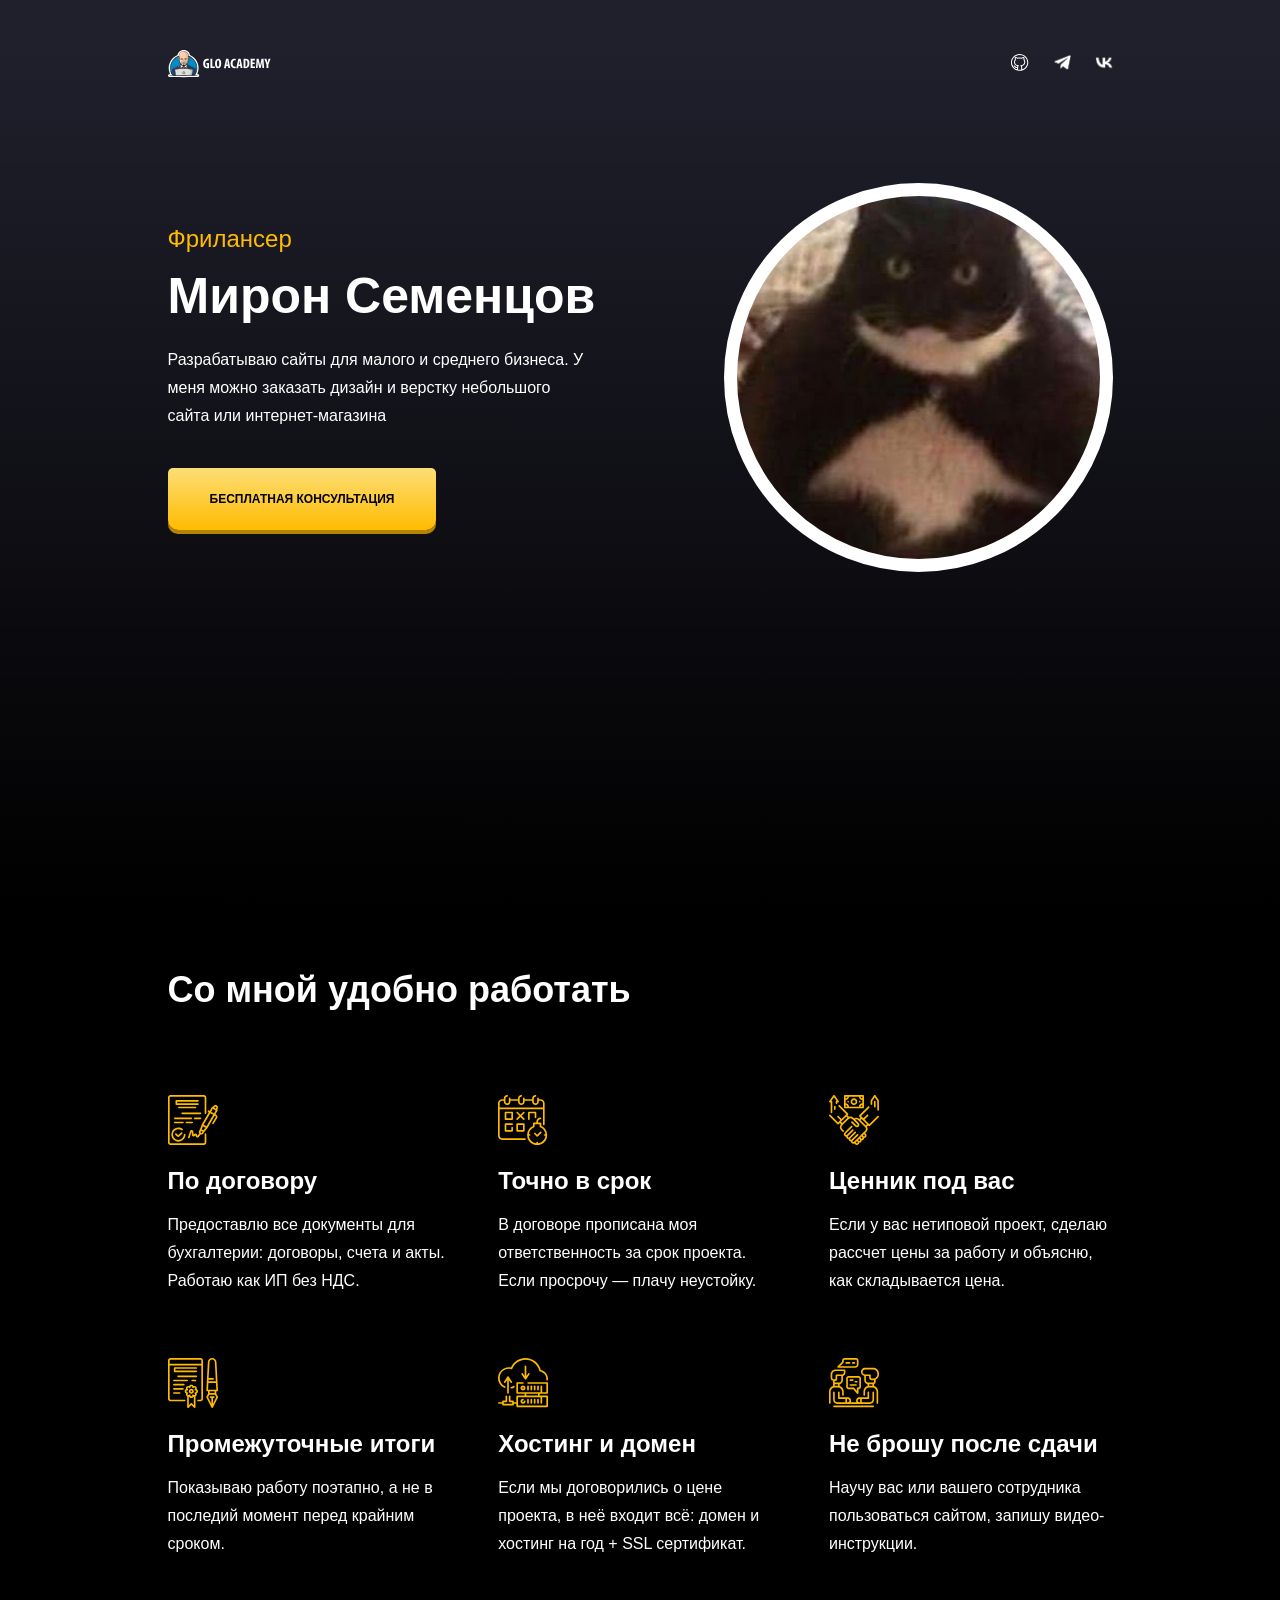
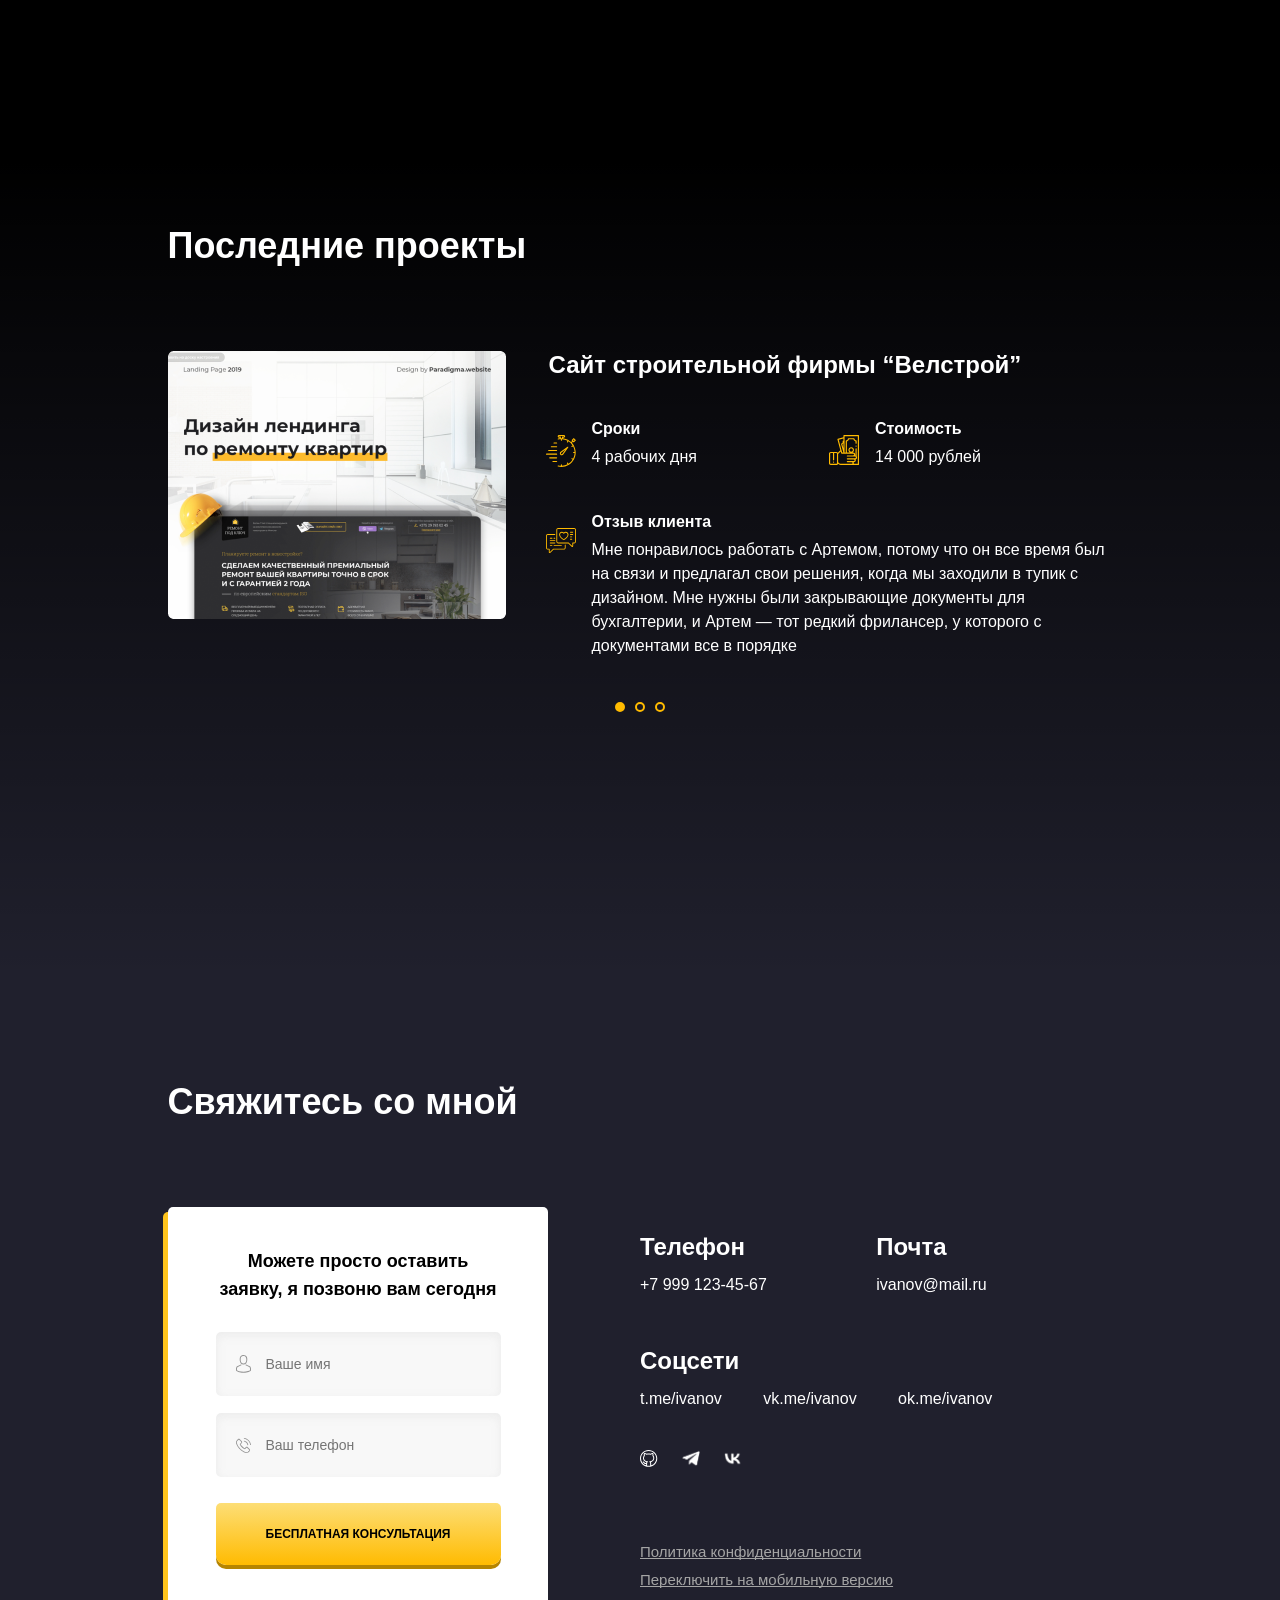
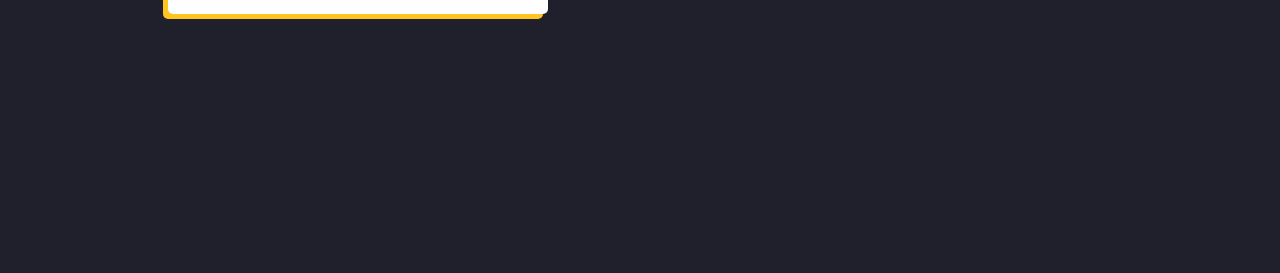
<file: index.html>
<!DOCTYPE html>
<html lang="ru">
<head>
  <meta charset="UTF-8">
  <meta name="viewport" content="width=device-width, initial-scale=1.0">
  <link rel="stylesheet" href="css/swiper.min.css">
  <link rel="stylesheet" href="https://cdn.jsdelivr.net/npm/animate.css@4.1.1/animate.min.css">
  <link rel="stylesheet" type="text/css" href="css/style.css">
  <title>Семенцов Мирон</title>
</head>
<body>
  <header class="hero">
    <div class="container">
      <div class="hero-header wow animate__fadeIn" style="animation-duration: 1s !important;" data-wow-delay="2s">
        <img src="images/logo.svg" alt="GloAcademy" class="logo">
        <div class="social-links">
          <a href="https://github.com/vaxpleer" class="social-link">
            <img src="images/socials/github.svg" alt="github"></a>
          <a href="https://t.me/Miron5443" class="social-link">
            <img src="images/socials/telegram.svg" alt="tg" width="17.272705078125" height="16.775959014892578"></a>
          <a href="https://vk.ru/id827769474" class="social-link">
            <img src="images/socials/vk.svg" alt="vk" width="17.272705078125" height="16.775959014892578"></a>
        </div>
        <!-- /.social-links -->
      </div>
      <!-- /.hero-header -->

      <div class="hero-content">
        <div class="hero-text">
          <span class="hero-subtitle wow animate__animated animate__fadeInRight " style="animation-duration: 1s !important;" data-wow-delay="0.2s">Фрилансер</span>
          <h1 class="hero-title wow animate__fadeInRight" style="animation-duration: 1s !important;" data-wow-delay="0.4s">Мирон Семенцов</h1>
          <p class="hero-description wow animate__fadeInRight" style="animation-duration: 1s !important;" data-wow-delay="0.6s">Разрабатываю сайты для малого и среднего бизнеса. У меня можно заказать дизайн и верстку небольшого сайта или
          интернет-магазина</p>
          <button class="button hero-button wow animate__fadeInRight" style="animation-duration: 1s !important;" data-wow-delay="0.8s">Бесплатная консультация</button>
        </div>
        <!-- /.hero-text -->
        <div class="hero-avatar wow animate__fadeInRight" style="animation-duration: 1s !important;" data-wow-delay="1.5s">

        </div>
        <!-- /.hero-avatar -->
      </div>
      <!-- /.hero-content -->

    </div>
    <!-- /.container -->
  </header>
  <main>
    <section class="features section">
      <div class="container">
        <h2 class="section-title wow animate__fadeInUp" style="animation-duration: 1s !important;" data-wow-delay="0.3s">Со мной удобно работать</h2>
        <div class="features-block">
          <div class="features-item wow animate__fadeInTopLeft" style="animation-duration: 1s !important;" data-wow-delay="0.5s">
            <img src="images/features/offer-img.svg" alt="По договору" class="features-image">
            <h3 class="features-title">По договору</h3>
            <p class="features-text">Предоставлю все документы для бухгалтерии: договоры, счета и акты. Работаю как ИП без НДС.</p>
          </div>
          <div class="features-item wow animate__fadeInDown" style="animation-duration: 1s !important;" data-wow-delay="0.5s">
            <img src="images/features/deadline-img.svg" alt="Точно в срок" class="features-image">
            <h3 class="features-title">Точно в срок</h3>
            <p class="features-text">В договоре прописана моя ответственность за срок проекта. Если просрочу — плачу неустойку.</p>
          </div>
          <div class="features-item wow animate__fadeInTopRight" style="animation-duration: 1s !important;" data-wow-delay="0.5s">
            <img src="images/features/agreement-img.svg" alt="Ценник под вас" class="features-image">
            <h3 class="features-title">Ценник под вас</h3>
            <p class="features-text">Если у вас нетиповой проект, сделаю рассчет цены за работу и объясню, как складывается цена.</p>
          </div>
          <div class="features-item wow animate__fadeInBottomLeft" style="animation-duration: 1s !important;" data-wow-delay="0.5s">
            <img src="images/features/steps-img.svg" alt="Промежуточные итоги" class="features-image">
            <h3 class="features-title">Промежуточные итоги</h3>
            <p class="features-text">Показываю работу поэтапно, а не в последий момент перед крайним сроком.</p>
          </div>
          <div class="features-item wow animate__fadeInUp" style="animation-duration: 1s !important;" data-wow-delay="0.5s">
            <img src="images/features/storage-img.svg" alt="Хостинг и домен " class="features-image">
            <h3 class="features-title">Хостинг и домен</h3>
            <p class="features-text">Если мы договорились о цене проекта, в неё входит всё: домен и хостинг на год + SSL сертификат.</p>
          </div>
          <div class="features-item wow animate__fadeInBottomRight" style="animation-duration: 1s !important;" data-wow-delay="0.5s">
            <img src="images/features/conversation-img.svg" alt="Не брошу после сдачи" class="features-image">
            <h3 class="features-title">Не брошу после сдачи</h3>
            <p class="features-text">Научу вас или вашего сотрудника пользоваться сайтом, запишу видео-инструкции.</p>
          </div>
        </div>
        <!-- /.features-block -->
      </div>
      <!-- /.container -->
    </section>
    <!-- /.features -->
     <section class="section projects">
      <div class="container">
        <h2 class="section-title wow animate__fadeIn" style="animation-duration: 1s !important;" data-wow-delay="0.3s">Последние проекты</h2>

        <div class="swiper projects-slider">
          <!-- Additional required wrapper -->
          <div class="swiper-wrapper">
            <!-- Slides -->
            <div class="swiper-slide projects-slide">
              <img src="images/project-img.png" alt="Сайт строительной фирмы “Велстрой”" class="project-image wow animate__fadeInUp" style="animation-duration: 1s !important;" data-wow-delay="0.3s">

              <div class="project-text">
                <h3 class="project-title wow animate__fadeInDown" style="animation-duration: 1s !important;" data-wow-delay="0.3s">Сайт строительной фирмы “Велстрой”</h3>
                <div class="project-time wow animate__flipInX" style="animation-duration: 1s !important;" data-wow-delay="0.5s">
                  <img src="images/time-icon.svg" alt="Срок" class="project-icon">
                  <div class="project-description">
                    <h4 class="project-subtitle">Сроки</h4>
                    <p class="project-paragraph">4 рабочих дня</p>
                  </div>
                </div>
                <!-- /.project-time -->
                <div class="project-cost wow animate__flipInX" style="animation-duration: 1s !important;" data-wow-delay="0.7s">
                  <img src="images/cost-icon.svg" alt="Стоимость" class="project-icon">
                  <div class="project-description">
                    <h4 class="project-subtitle">Стоимость</h4>
                    <p class="project-paragraph">14 000 рублей</p>
                  </div>
                </div>
                <!-- /.project-cost -->
                <div class="project-feedback wow animate__flipInX" style="animation-duration: 1s !important;" data-wow-delay="0.9s">
                  <img src="images/feedback-icon.svg" alt="Отзыв клиента" class="project-icon">
                  <div class="project-description">
                    <h4 class="project-subtitle">Отзыв клиента</h4>
                    <p class="project-paragraph">Мне понравилось работать с Артемом, потому что он все время был на связи и предлагал свои решения, когда мы заходили в
                    тупик с дизайном. Мне нужны были закрывающие документы для бухгалтерии, и Артем — тот редкий фрилансер, у которого с
                    документами все в порядке</p>
                  </div>
                </div>
                <!-- /.project-feedback -->
              </div>
              <!-- /.project-text --></div>
            <div class="swiper-slide projects-slide">
              <img src="images/cot.jpg" alt="Сайт фирмы" class="project-image wow animate__fadeInUp" style="animation-duration: 1s !important;" data-wow-delay="0.3s" width="338" height="268">

              <div class="project-text">
                <h3 class="project-title wow animate__fadeInDown" style="animation-duration: 1s !important;" data-wow-delay="0.3s">Сайт строительной фирмы “Велстрой”</h3>
                <div class="project-time wow animate__flipInX" style="animation-duration: 1s !important;" data-wow-delay="0.5s">
                  <img src="images/time-icon.svg" alt="Срок" class="project-icon">
                  <div class="project-description">
                    <h4 class="project-subtitle">Сроки</h4>
                    <p class="project-paragraph">4 рабочих дня</p>
                  </div>
                </div>
                <!-- /.project-time -->
                <div class="project-cost wow animate__flipInX" style="animation-duration: 1s !important;" data-wow-delay="0.7s">
                  <img src="images/cost-icon.svg" alt="Стоимость" class="project-icon">
                  <div class="project-description">
                    <h4 class="project-subtitle">Стоимость</h4>
                    <p class="project-paragraph">14 000 рублей</p>
                  </div>
                </div>
                <!-- /.project-cost -->
                <div class="project-feedback wow animate__flipInX" style="animation-duration: 1s !important;" data-wow-delay="0.9s">
                  <img src="images/feedback-icon.svg" alt="Отзыв клиента" class="project-icon">
                  <div class="project-description">
                    <h4 class="project-subtitle">Отзыв клиента</h4>
                    <p class="project-paragraph">Мне понравилось работать с Артемом, потому что он все время был на связи и предлагал свои решения, когда мы заходили в
                    тупик с дизайном. Мне нужны были закрывающие документы для бухгалтерии, и Артем — тот редкий фрилансер, у которого с
                    документами все в порядке</p>
                  </div>
                </div>
                <!-- /.project-feedback -->
              </div>
              <!-- /.project-text --></div>
            <div class="swiper-slide projects-slide">
              <img src="images/avatar.png" alt="Сайт фирмы “Велстрой”" class="project-image wow animate__fadeInUp" style="animation-duration: 1s !important;" data-wow-delay="0.3s" width="338" height="268">

              <div class="project-text">
                <h3 class="project-title wow animate__fadeInDown" style="animation-duration: 1s !important;" data-wow-delay="0.3s">Сайт строительной фирмы “Велстрой”</h3>
                <div class="project-time wow animate__flipInX" style="animation-duration: 1s !important;" data-wow-delay="0.5s">
                  <img src="images/time-icon.svg" alt="Срок" class="project-icon">
                  <div class="project-description">
                    <h4 class="project-subtitle">Сроки</h4>
                    <p class="project-paragraph">4 рабочих дня</p>
                  </div>
                </div>
                <!-- /.project-time -->
                <div class="project-cost wow animate__flipInX" style="animation-duration: 1s !important;" data-wow-delay="0.7s">
                  <img src="images/cost-icon.svg" alt="Стоимость" class="project-icon">
                  <div class="project-description">
                    <h4 class="project-subtitle">Стоимость</h4>
                    <p class="project-paragraph">14 000 рублей</p>
                  </div>
                </div>
                <!-- /.project-cost -->
                <div class="project-feedback wow animate__flipInX" style="animation-duration: 1s !important;" data-wow-delay="0.9s">
                  <img src="images/feedback-icon.svg" alt="Отзыв клиента" class="project-icon">
                  <div class="project-description">
                    <h4 class="project-subtitle">Отзыв клиента</h4>
                    <p class="project-paragraph">Мне понравилось работать с Артемом, потому что он все время был на связи и предлагал свои решения, когда мы заходили в
                    тупик с дизайном. Мне нужны были закрывающие документы для бухгалтерии, и Артем — тот редкий фрилансер, у которого с
                    документами все в порядке</p>
                  </div>
                </div>
                <!-- /.project-feedback -->
              </div>
              <!-- /.project-text --></div>
            ...
          </div>
          <!-- If we need pagination -->
          <div class="projects-pagination"></div>
        
        
        </div>
      </div>
     </section>
  </main>

  <footer class="contacts section">
    <div class="container">
      <h2 class="section-title wow animate__fadeInDown" style="animation-duration: 1s !important;" data-wow-delay="0.3s">Свяжитесь со мной</h2>
      <div class="contacts-block">
        <form action="#" class="contacts-form wow animate__fadeInRight" style="animation-duration: 1s !important;" data-wow-delay="0.5s">
          <h4 class="form-title wow animate__fadeInRight" style="animation-duration: 1s !important;" data-wow-delay="1.2s">Можете просто оставить заявку, я позвоню вам сегодня</h4>
          <input type="text" class="input input-name wow animate__fadeInRight" style="animation-duration: 1s !important;" data-wow-delay="1.0s" placeholder="Ваше имя">
          <input type="text" class="input input-phone wow animate__fadeInRight" style="animation-duration: 1s !important;" data-wow-delay="1.4s" placeholder="Ваш телефон">
          <button class="button form-button wow animate__fadeInRight" style="animation-duration: 1s !important;" data-wow-delay="1.6s">Бесплатная консультация</button>
        </form>

        <div class="contacts-text">
          <div class="contacts-data">
            <div class="contacts-phone wow animate__flipInX" style="animation-duration: 1s !important;" data-wow-delay="2.0s">
              <h4 class="contacts-title">Телефон</h4>
              <a href="tel:+79991234567" class="contacts-link">+7 999 123-45-67</a>
            </div>
            <!-- /.contacts-phone -->
            <div class="contacts-mail wow animate__flipInX" style="animation-duration: 1s !important;" data-wow-delay="2.3s">
              <h4 class="contacts-title">Почта</h4>
              <a href="mailto:ivanov@mail.ru" class="contacts-link">ivanov@mail.ru</a>
            </div>
            <!-- /.contacts-mail -->
            <div class="contacts-social wow animate__flipInX" style="animation-duration: 1s !important;" data-wow-delay="2.6s">
              <h4 class="contacts-title">Соцсети</h4>
              <a href="#" class="contacts-link">t.me/ivanov</a>
              <a href="#" class="contacts-link">vk.me/ivanov</a>
              <a href="#" class="contacts-link aoaoa">ok.me/ivanov</a>
            </div>
            <!-- /.contacts-social -->
          </div>
          <!-- /.contacts-data -->
          <div class="social-links wow animate__fadeInRight" style="animation-duration: 1s !important;" data-wow-delay="3s">
            <a href="https://github.com/vaxpleer" class="social-link">
              <img src="images/socials/github.svg" alt="github"></a>
            <a href="https://t.me/Miron5443" class="social-link">
              <img src="images/socials/telegram.svg" alt="tg" width="17.272705078125" height="16.775959014892578"></a>
            <a href="https://vk.ru/id827769474" class="social-link">
              <img src="images/socials/vk.svg" alt="vk" width="17.272705078125" height="16.775959014892578"></a>
          </div>
          <!-- /.social-links -->
          <a href="#" class="contacts-policy wow animate__fadeIn" style="animation-duration: 1s !important;" data-wow-delay="3.5s">Политика конфиденциальности</a><br>
          <a href="mobile-version/mobile.html" class="contacts-policy mobile-version wow animate__fadeIn" style="animation-duration: 1s !important;" data-wow-delay="3.5s">Переключить на мобильную версию</a>
        </div>
        <!-- /.contacts-text -->
      </div>
      <!-- /.contacts-block -->
    </div>
  </footer>

  <script src="https://cdnjs.cloudflare.com/ajax/libs/wow/1.1.2/wow.min.js"></script>
  <script src="js/swiper.min.js"></script>
  <script src="js/script.js"></script>
  
</body>
</html>
</file>
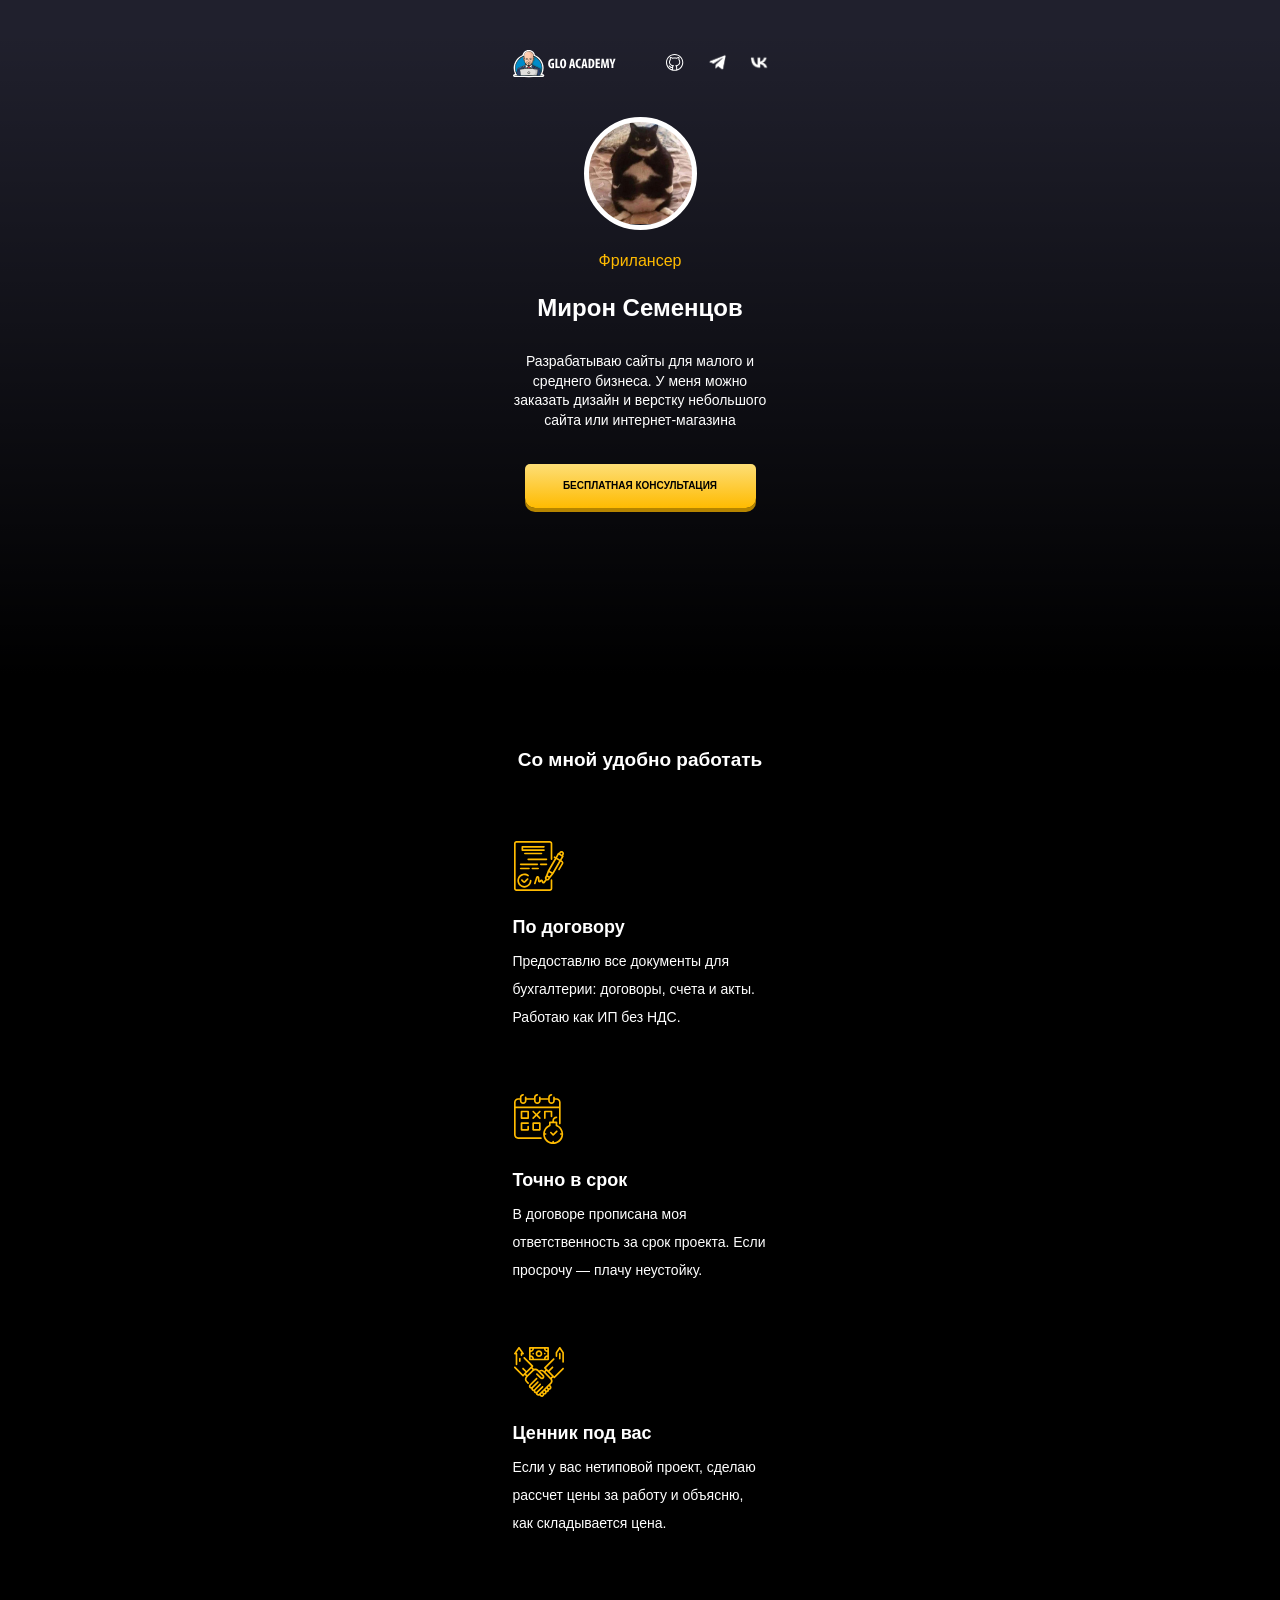
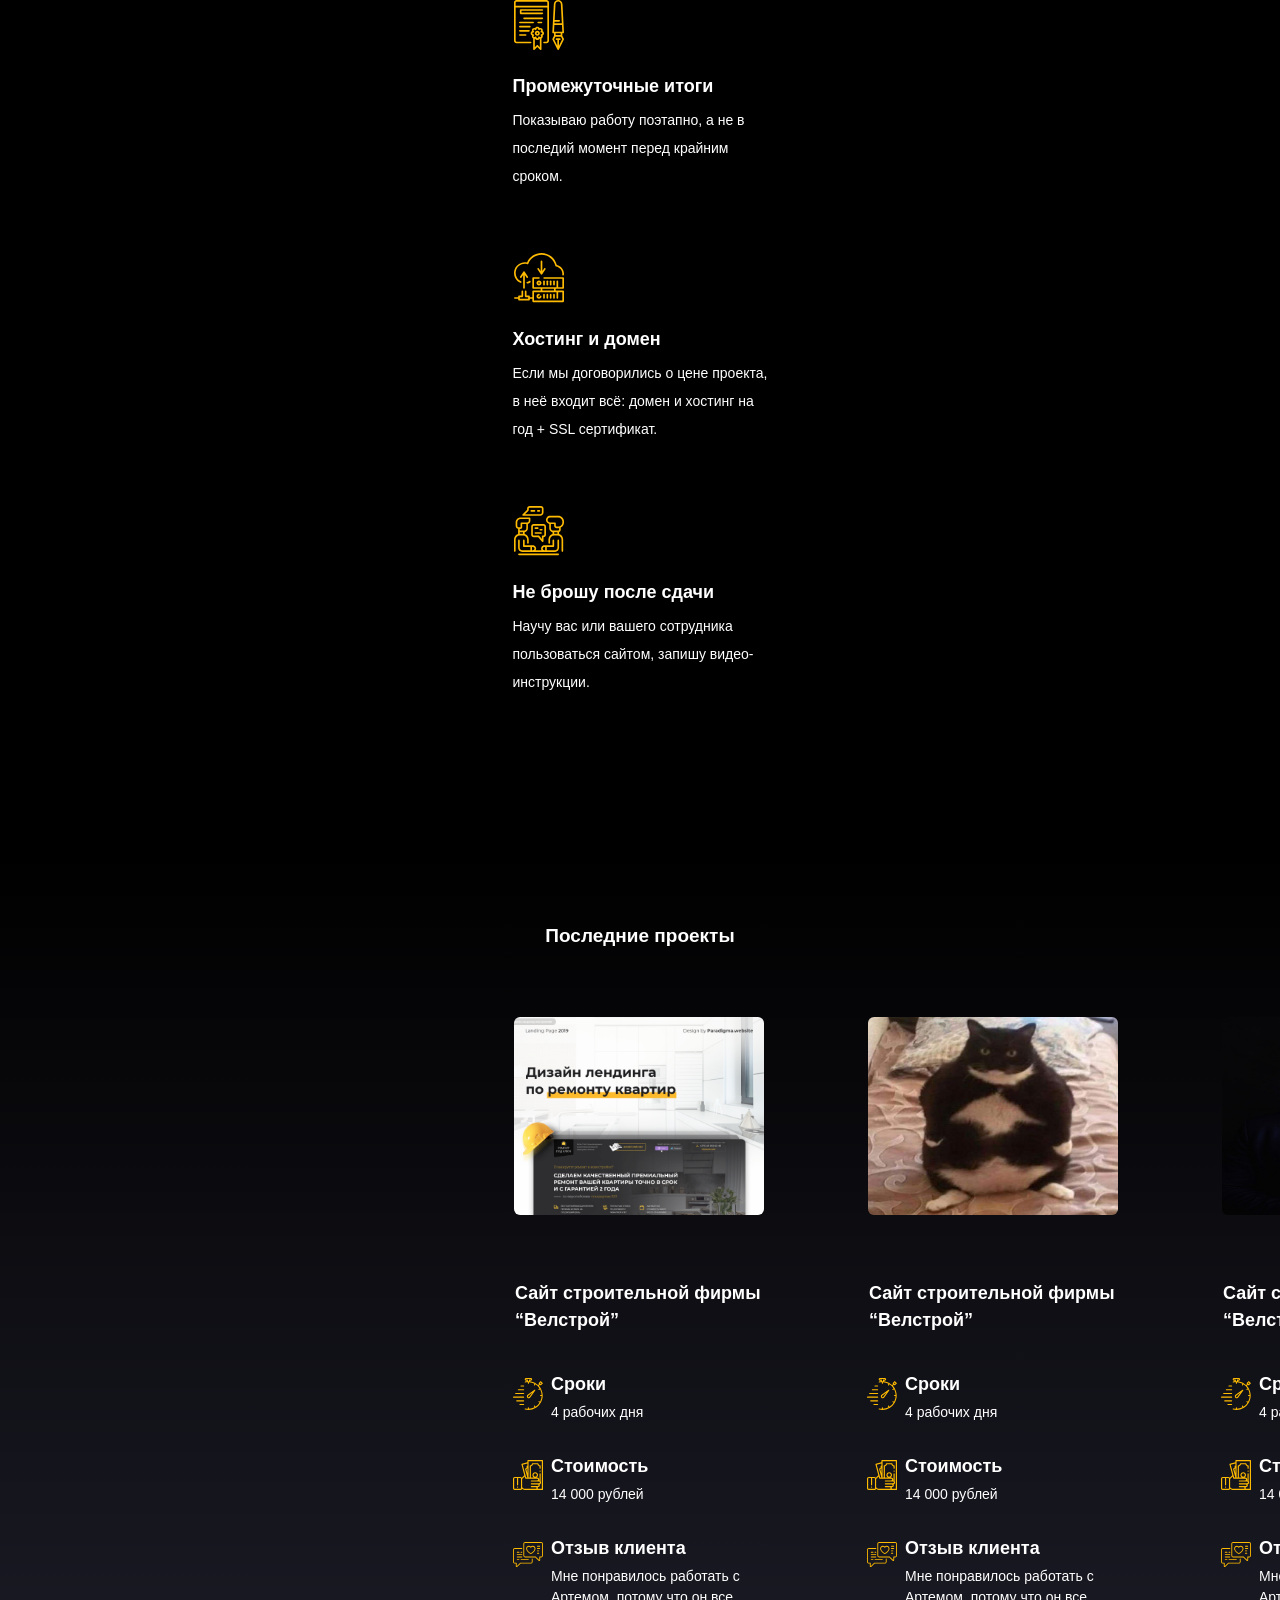
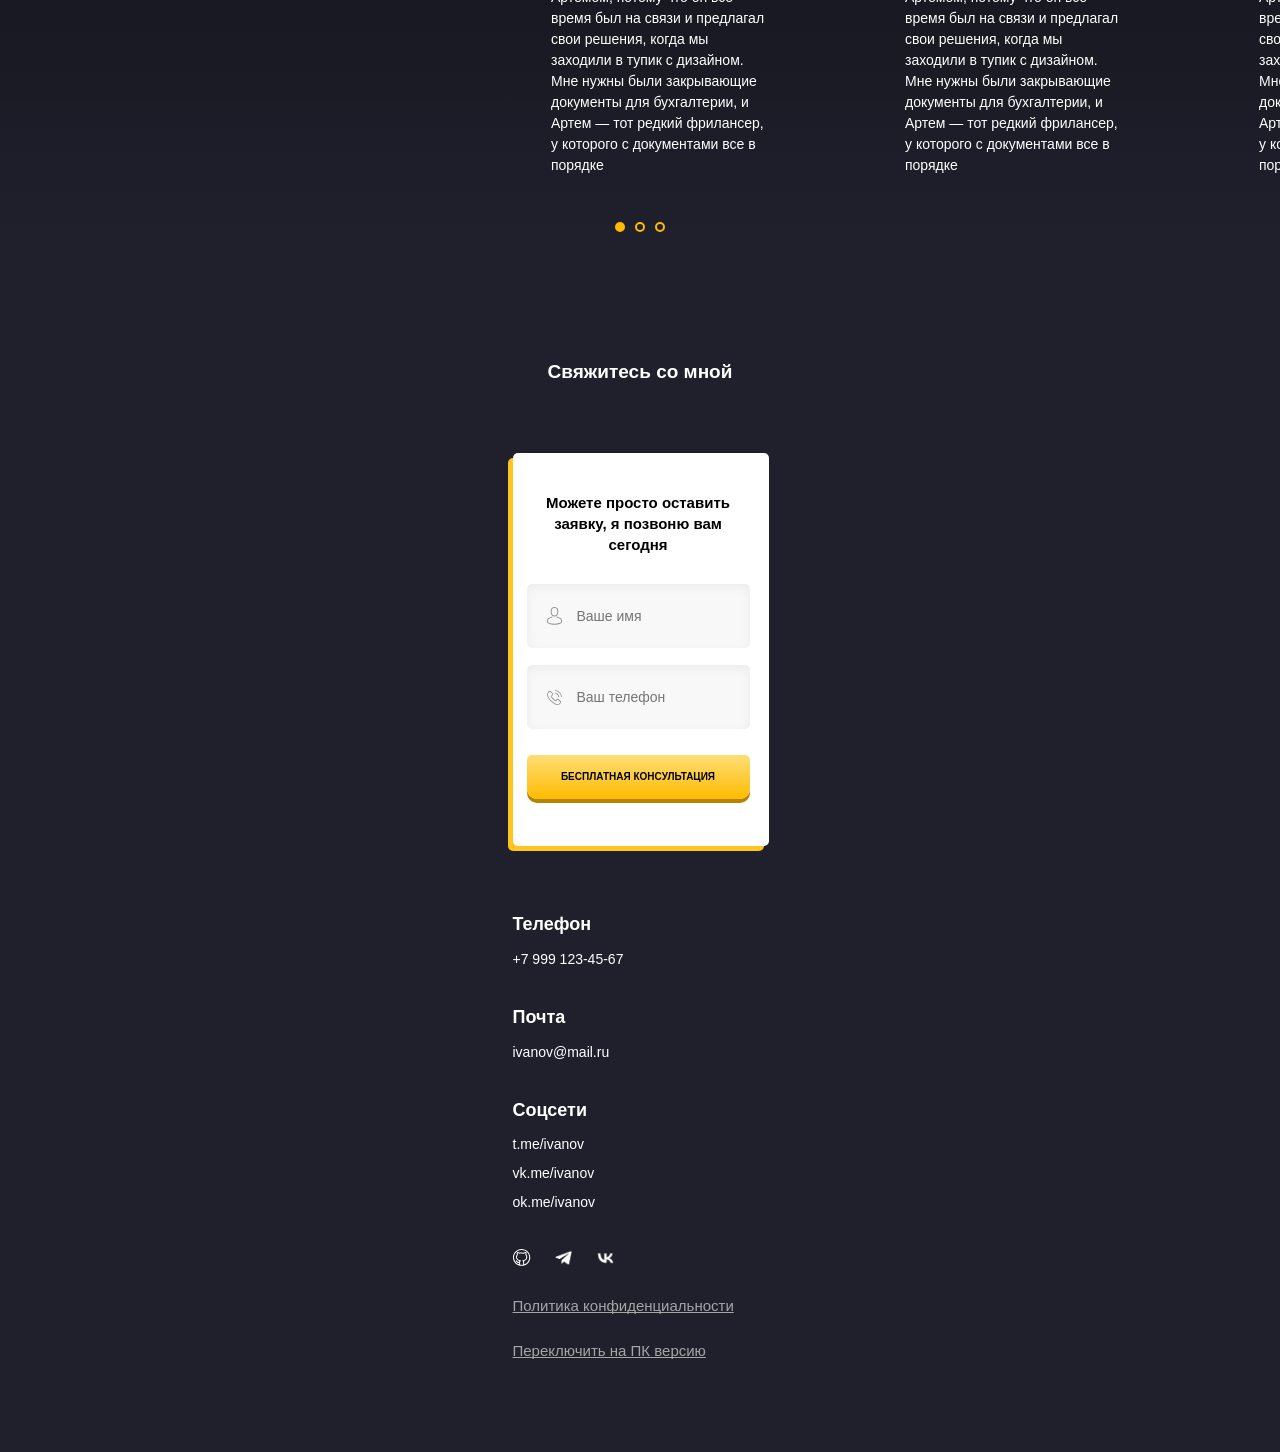
<file: mobile.html>
<!DOCTYPE html>
<html lang="ru">

<head>
  <meta charset="UTF-8">
  <meta name="viewport" content="width=device-width, initial-scale=1.0">
  <link rel="stylesheet" href="css/swiper.min.css">
  <link rel="stylesheet" href="https://cdn.jsdelivr.net/npm/animate.css@4.1.1/animate.min.css">
  <link rel="stylesheet" type="text/css" href="css/style-mobile.css">
  <title>Семенцов Мирон</title>
</head>

<body>
  <header class="hero">
    <div class="container">
      <div class="hero-header">
        <img src="images/logo.svg" alt="GloAcademy" class="logo">
        <div class="social-links">
          <a href="https://github.com/vaxpleer" class="social-link">
            <img src="images/socials/github.svg" alt="github"></a>
          <a href="https://t.me/Miron5443" class="social-link">
            <img src="images/socials/telegram.svg" alt="tg" width="17.272705078125" height="16.775959014892578"></a>
          <a href="https://vk.ru/id827769474" class="social-link">
            <img src="images/socials/vk.svg" alt="vk" width="17.272705078125" height="16.775959014892578"></a>
        </div>
        <!-- /.social-links -->
      </div>
      <!-- /.hero-header -->

      <div class="hero-content">
        <div class="hero-text">
          <span class="hero-subtitle">Фрилансер</span>
          <h1 class="hero-title">Мирон Семенцов</h1>
          <p class="hero-description">Разрабатываю сайты для малого и среднего бизнеса. У меня можно заказать дизайн и
            верстку небольшого сайта или
            интернет-магазина</p>
          <button class="button hero-button">Бесплатная консультация</button>
        </div>
        <!-- /.hero-text -->
        <div class="hero-avatar">

        </div>
        <!-- /.hero-avatar -->
      </div>
      <!-- /.hero-content -->

    </div>
    <!-- /.container -->
  </header>
  <main>
    <section class="features section">
      <div class="container">
        <h2 class="section-title">Со мной удобно работать</h2>
        <div class="features-block">
          <div class="features-item">
            <img src="images/features/offer-img.svg" alt="По договору" class="features-image">
            <h3 class="features-title">По договору</h3>
            <p class="features-text">Предоставлю все документы для бухгалтерии: договоры, счета и акты. Работаю как ИП
              без НДС.</p>
          </div>
          <div class="features-item">
            <img src="images/features/deadline-img.svg" alt="Точно в срок" class="features-image">
            <h3 class="features-title">Точно в срок</h3>
            <p class="features-text">В договоре прописана моя ответственность за срок проекта. Если просрочу — плачу
              неустойку.</p>
          </div>
          <div class="features-item">
            <img src="images/features/agreement-img.svg" alt="Ценник под вас" class="features-image">
            <h3 class="features-title">Ценник под вас</h3>
            <p class="features-text">Если у вас нетиповой проект, сделаю рассчет цены за работу и объясню, как
              складывается цена.</p>
          </div>
          <div class="features-item">
            <img src="images/features/steps-img.svg" alt="Промежуточные итоги" class="features-image">
            <h3 class="features-title">Промежуточные итоги</h3>
            <p class="features-text">Показываю работу поэтапно, а не в последий момент перед крайним сроком.</p>
          </div>
          <div class="features-item">
            <img src="images/features/storage-img.svg" alt="Хостинг и домен " class="features-image">
            <h3 class="features-title">Хостинг и домен</h3>
            <p class="features-text">Если мы договорились о цене проекта, в неё входит всё: домен и хостинг на год + SSL
              сертификат.</p>
          </div>
          <div class="features-item">
            <img src="images/features/conversation-img.svg" alt="Не брошу после сдачи" class="features-image">
            <h3 class="features-title">Не брошу после сдачи</h3>
            <p class="features-text">Научу вас или вашего сотрудника пользоваться сайтом, запишу видео-инструкции.</p>
          </div>
        </div>
        <!-- /.features-block -->
      </div>
      <!-- /.container -->
    </section>
    <!-- /.features -->
    <section class="section projects">
      <div class="container">
        <h2 class="section-title">
          Последние проекты</h2>

        <div class="swiper projects-slider">
          <!-- Additional required wrapper -->
          <div class="swiper-wrapper">
            <!-- Slides -->
            <div class="swiper-slide projects-slide">
              <img src="images/project-img.png" alt="Сайт строительной фирмы “Велстрой”"
                class="project-image">

              <div class="project-text">
                <h3 class="project-title">Сайт строительной фирмы “Велстрой”</h3>
                <div class="project-time">
                  <img src="images/time-icon.svg" alt="Срок" class="project-icon">
                  <div class="project-description">
                    <h4 class="project-subtitle">Сроки</h4>
                    <p class="project-paragraph">4 рабочих дня</p>
                  </div>
                </div>
                <!-- /.project-time -->
                <div class="project-cost">
                  <img src="images/cost-icon.svg" alt="Стоимость" class="project-icon">
                  <div class="project-description">
                    <h4 class="project-subtitle">Стоимость</h4>
                    <p class="project-paragraph">14 000 рублей</p>
                  </div>
                </div>
                <!-- /.project-cost -->
                <div class="project-feedback">
                  <img src="images/feedback-icon.svg" alt="Отзыв клиента" class="project-icon">
                  <div class="project-description">
                    <h4 class="project-subtitle">Отзыв клиента</h4>
                    <p class="project-paragraph">Мне понравилось работать с Артемом, потому что он все время был на
                      связи и предлагал свои решения, когда мы заходили в
                      тупик с дизайном. Мне нужны были закрывающие документы для бухгалтерии, и Артем — тот редкий
                      фрилансер, у которого с
                      документами все в порядке</p>
                  </div>
                </div>
                <!-- /.project-feedback -->
              </div>
              <!-- /.project-text -->
            </div>
            <div class="swiper-slide projects-slide">
              <img src="images/cot.jpg" alt="Сайт фирмы" class="project-image" width="338" height="268">

              <div class="project-text">
                <h3 class="project-title">Сайт строительной фирмы “Велстрой”</h3>
                <div class="project-time">
                  <img src="images/time-icon.svg" alt="Срок" class="project-icon">
                  <div class="project-description">
                    <h4 class="project-subtitle">Сроки</h4>
                    <p class="project-paragraph">4 рабочих дня</p>
                  </div>
                </div>
                <!-- /.project-time -->
                <div class="project-cost">
                  <img src="images/cost-icon.svg" alt="Стоимость" class="project-icon">
                  <div class="project-description">
                    <h4 class="project-subtitle">Стоимость</h4>
                    <p class="project-paragraph">14 000 рублей</p>
                  </div>
                </div>
                <!-- /.project-cost -->
                <div class="project-feedback">
                  <img src="images/feedback-icon.svg" alt="Отзыв клиента" class="project-icon">
                  <div class="project-description">
                    <h4 class="project-subtitle">Отзыв клиента</h4>
                    <p class="project-paragraph">Мне понравилось работать с Артемом, потому что он все время был на
                      связи и предлагал свои решения, когда мы заходили в
                      тупик с дизайном. Мне нужны были закрывающие документы для бухгалтерии, и Артем — тот редкий
                      фрилансер, у которого с
                      документами все в порядке</p>
                  </div>
                </div>
                <!-- /.project-feedback -->
              </div>
              <!-- /.project-text -->
            </div>
            <div class="swiper-slide projects-slide">
              <img src="images/avatar.png" alt="Сайт фирмы “Велстрой”" class="project-image" width="338" height="268">

              <div class="project-text">
                <h3 class="project-title">Сайт строительной фирмы “Велстрой”</h3>
                <div class="project-time">
                  <img src="images/time-icon.svg" alt="Срок" class="project-icon">
                  <div class="project-description">
                    <h4 class="project-subtitle">Сроки</h4>
                    <p class="project-paragraph">4 рабочих дня</p>
                  </div>
                </div>
                <!-- /.project-time -->
                <div class="project-cost">
                  <img src="images/cost-icon.svg" alt="Стоимость" class="project-icon">
                  <div class="project-description">
                    <h4 class="project-subtitle">Стоимость</h4>
                    <p class="project-paragraph">14 000 рублей</p>
                  </div>
                </div>
                <!-- /.project-cost -->
                <div class="project-feedback">
                  <img src="images/feedback-icon.svg" alt="Отзыв клиента" class="project-icon">
                  <div class="project-description">
                    <h4 class="project-subtitle">Отзыв клиента</h4>
                    <p class="project-paragraph">Мне понравилось работать с Артемом, потому что он все время был на
                      связи и предлагал свои решения, когда мы заходили в
                      тупик с дизайном. Мне нужны были закрывающие документы для бухгалтерии, и Артем — тот редкий
                      фрилансер, у которого с
                      документами все в порядке</p>
                  </div>
                </div>
                <!-- /.project-feedback -->
              </div>
              <!-- /.project-text -->
            </div>
            ...
          </div>
          <!-- If we need pagination -->
          <div class="projects-pagination"></div>


        </div>
      </div>
    </section>
  </main>

  <footer class="contacts section">
    <div class="container">
      <h2 class="section-title">Свяжитесь со мной</h2>
      <div class="contacts-block">
        <form action="#" class="contacts-form">
          <h4 class="form-title">Можете просто оставить заявку, я позвоню вам сегодня</h4>
          <input type="text" class="input input-name" placeholder="Ваше имя">
          <input type="text" class="input input-phone" placeholder="Ваш телефон">
          <button class="button form-button">Бесплатная консультация</button>
        </form>

        <div class="contacts-text">
          <div class="contacts-data">
            <div class="contacts-phone">
              <h4 class="contacts-title">Телефон</h4>
              <a href="tel:+79991234567" class="contacts-link">+7 999 123-45-67</a>
            </div>
            <!-- /.contacts-phone -->
            <div class="contacts-mail">
              <h4 class="contacts-title">Почта</h4>
              <a href="mailto:ivanov@mail.ru" class="contacts-link">ivanov@mail.ru</a>
            </div>
            <!-- /.contacts-mail -->
            <div class="contacts-social">
              <h4 class="contacts-title">Соцсети</h4>
              <a href="#" class="contacts-link">t.me/ivanov</a>
              <a href="#" class="contacts-link">vk.me/ivanov</a>
              <a href="#" class="contacts-link aoaoa">ok.me/ivanov</a>
            </div>
            <!-- /.contacts-social -->
          </div>
          <!-- /.contacts-data -->
          <div class="social-links">
            <a href="https://github.com/vaxpleer" class="social-link">
              <img src="images/socials/github.svg" alt="github"></a>
            <a href="https://t.me/Miron5443" class="social-link">
              <img src="images/socials/telegram.svg" alt="tg" width="17.272705078125" height="16.775959014892578"></a>
            <a href="https://vk.ru/id827769474" class="social-link">
              <img src="images/socials/vk.svg" alt="vk" width="17.272705078125" height="16.775959014892578"></a>
          </div>
          <!-- /.social-links -->
          <a href="#" class="contacts-policy">Политика конфиденциальности</a><br>
          <a href="index.html" class="contacts-policy mobile-version">Переключить на ПК версию</a>
        </div>
        <!-- /.contacts-text -->
      </div>
      <!-- /.contacts-block -->
    </div>
  </footer>

  <script src="js/swiper.min.js"></script>
  <script src="js/script-mobile.js"></script>

</body>

</html>
</file>
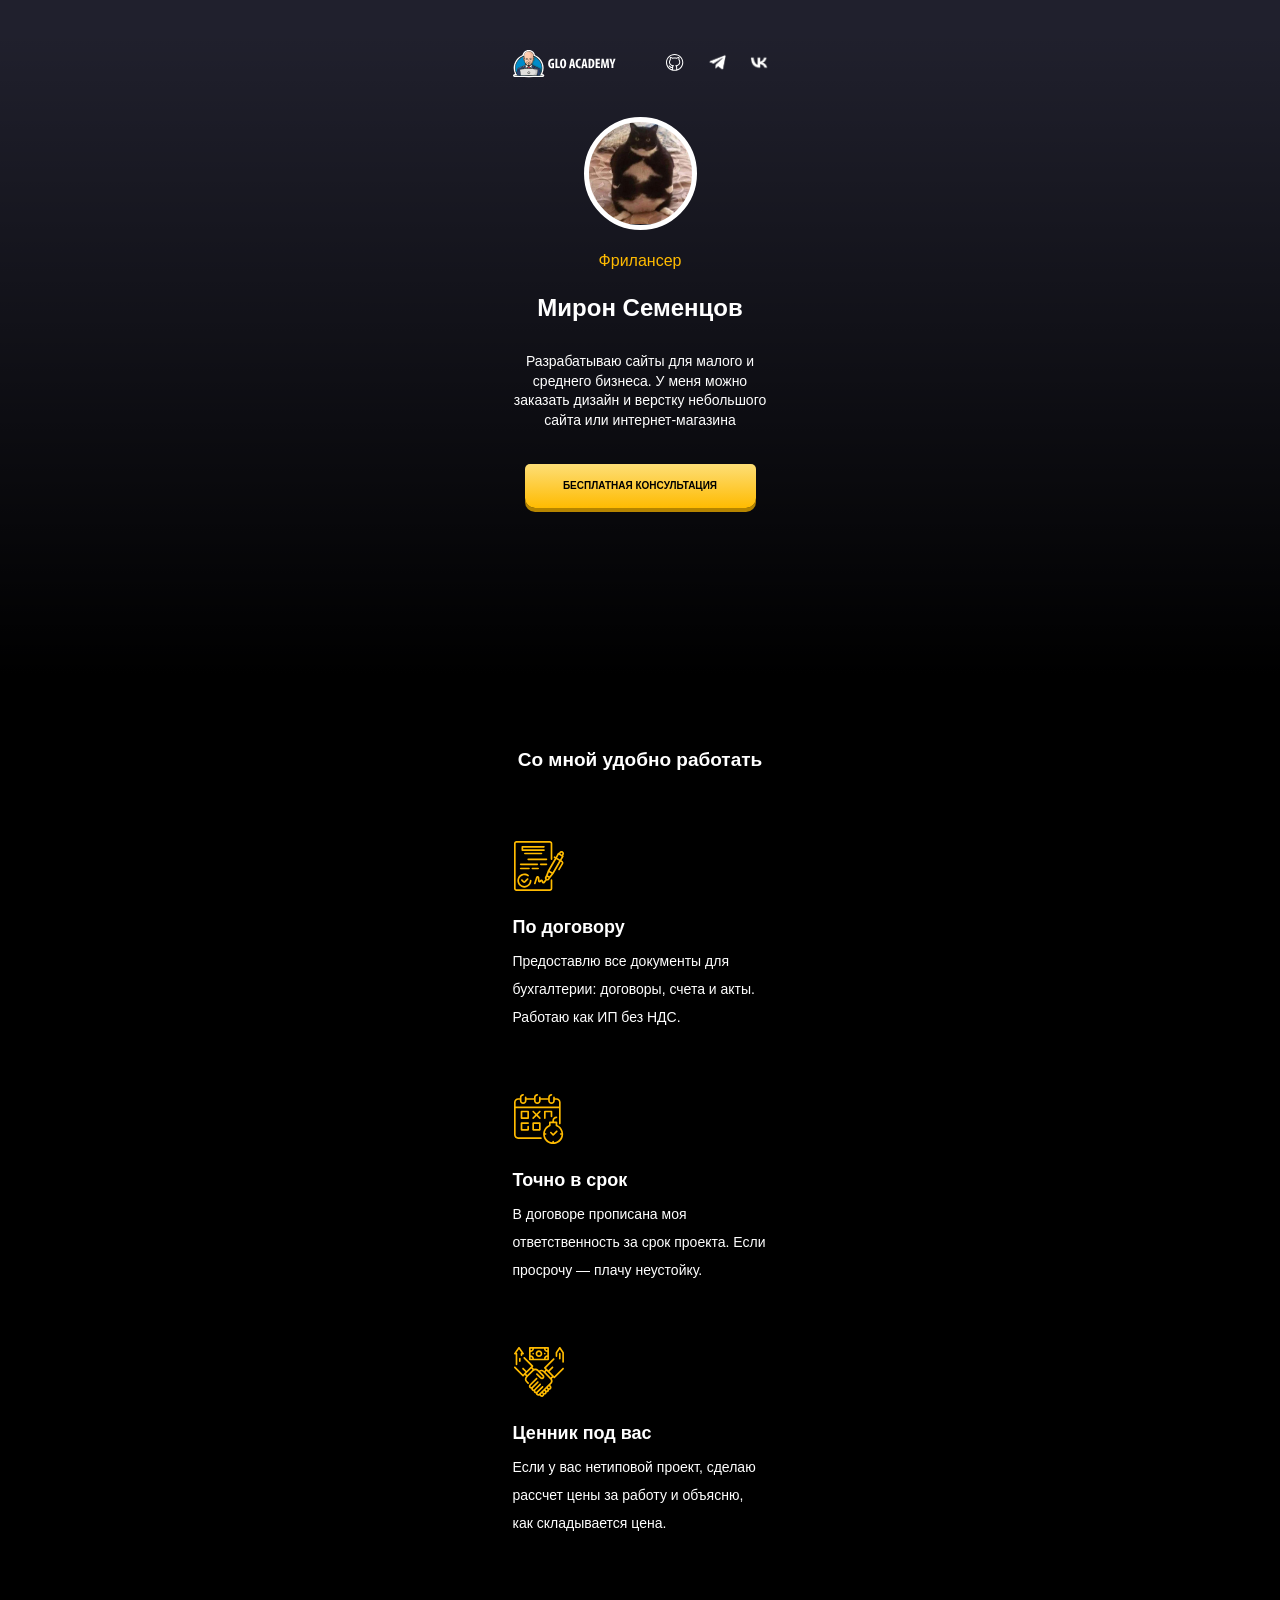
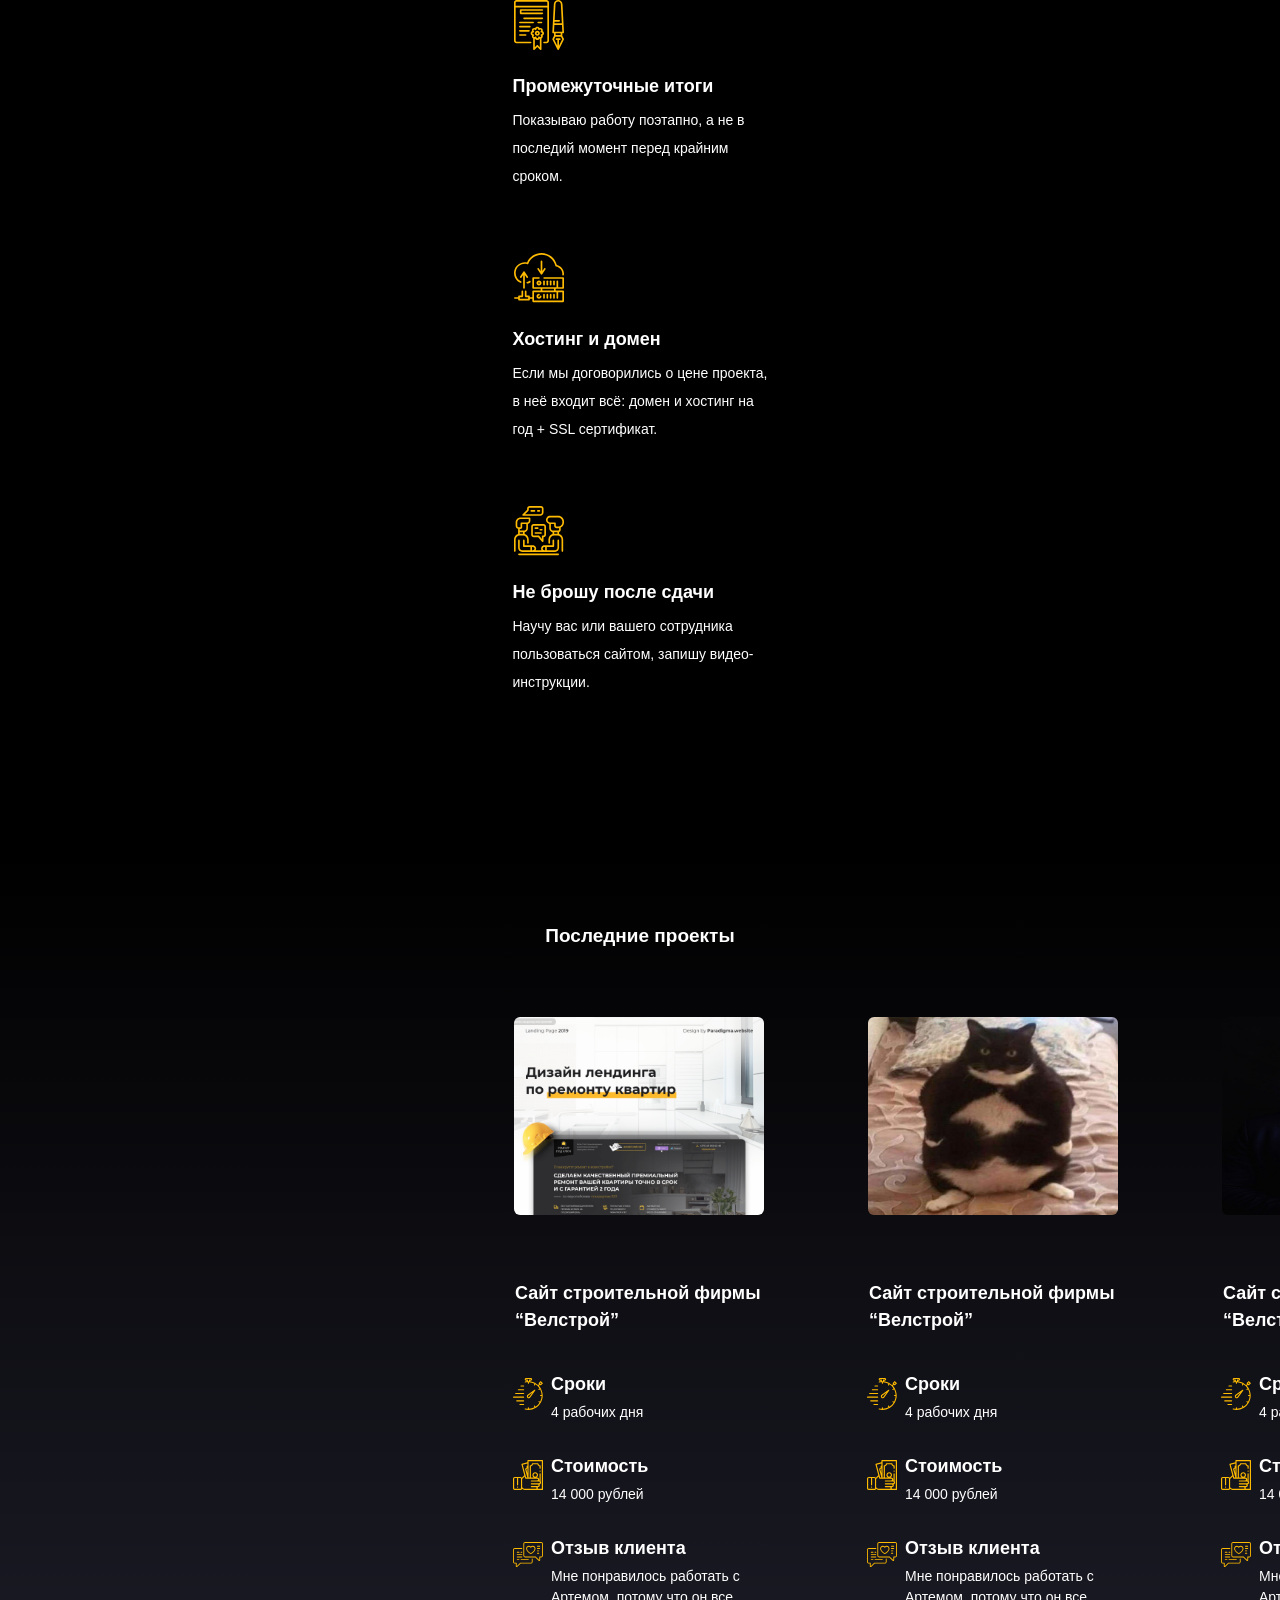
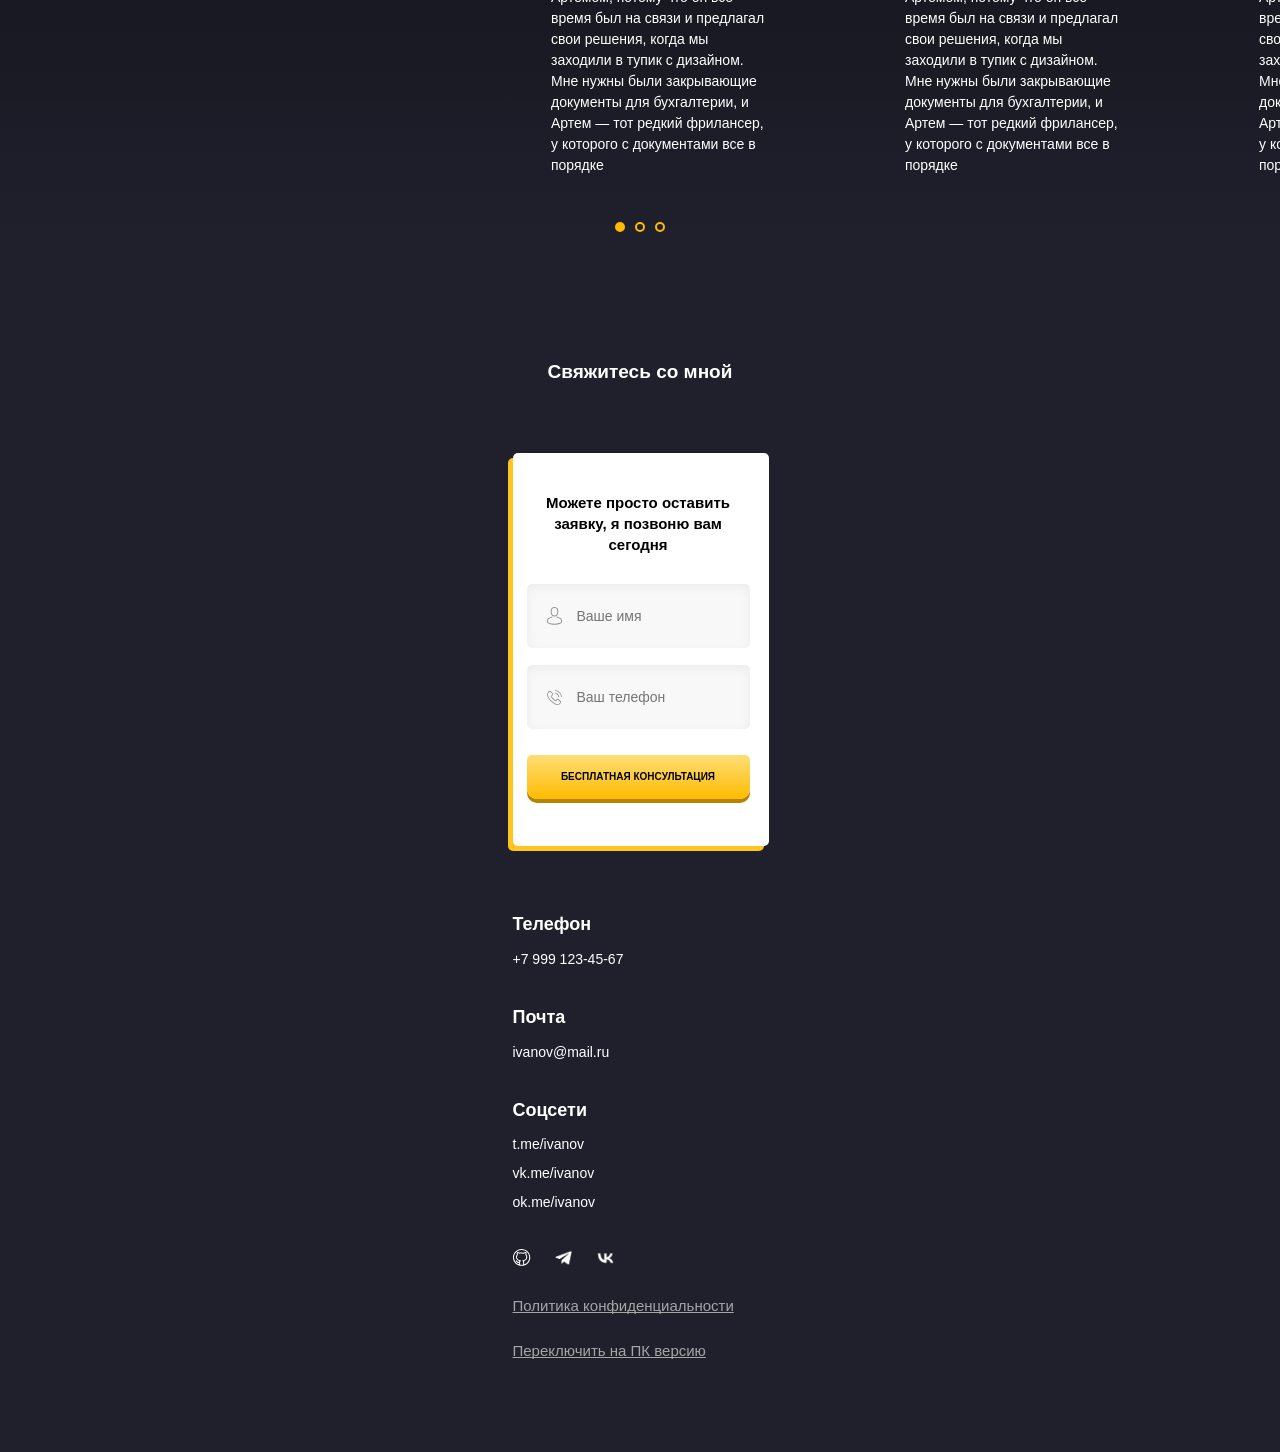
<file: mobile-version/mobile.html>
<!DOCTYPE html>
<html lang="ru">

<head>
  <meta charset="UTF-8">
  <meta name="viewport" content="width=device-width, initial-scale=1.0">
  <link rel="stylesheet" href="../css/swiper.min.css">
  <link rel="stylesheet" href="https://cdn.jsdelivr.net/npm/animate.css@4.1.1/animate.min.css">
  <link rel="stylesheet" type="text/css" href="../css/style-mobile.css">
  <title>Семенцов Мирон</title>
</head>

<body>
  <header class="hero">
    <div class="container">
      <div class="hero-header">
        <img src="../images/logo.svg" alt="GloAcademy" class="logo">
        <div class="social-links">
          <a href="https://github.com/vaxpleer" class="social-link">
            <img src="../images/socials/github.svg" alt="github"></a>
          <a href="https://t.me/Miron5443" class="social-link">
            <img src="../images/socials/telegram.svg" alt="tg" width="17.272705078125" height="16.775959014892578"></a>
          <a href="https://vk.ru/id827769474" class="social-link">
            <img src="../images/socials/vk.svg" alt="vk" width="17.272705078125" height="16.775959014892578"></a>
        </div>
        <!-- /.social-links -->
      </div>
      <!-- /.hero-header -->

      <div class="hero-content">
        <div class="hero-text">
          <span class="hero-subtitle">Фрилансер</span>
          <h1 class="hero-title">Мирон Семенцов</h1>
          <p class="hero-description">Разрабатываю сайты для малого и среднего бизнеса. У меня можно заказать дизайн и
            верстку небольшого сайта или
            интернет-магазина</p>
          <button class="button hero-button">Бесплатная консультация</button>
        </div>
        <!-- /.hero-text -->
        <div class="hero-avatar">

        </div>
        <!-- /.hero-avatar -->
      </div>
      <!-- /.hero-content -->

    </div>
    <!-- /.container -->
  </header>
  <main>
    <section class="features section">
      <div class="container">
        <h2 class="section-title">Со мной удобно работать</h2>
        <div class="features-block">
          <div class="features-item">
            <img src="../images/features/offer-img.svg" alt="По договору" class="features-image">
            <h3 class="features-title">По договору</h3>
            <p class="features-text">Предоставлю все документы для бухгалтерии: договоры, счета и акты. Работаю как ИП
              без НДС.</p>
          </div>
          <div class="features-item">
            <img src="../images/features/deadline-img.svg" alt="Точно в срок" class="features-image">
            <h3 class="features-title">Точно в срок</h3>
            <p class="features-text">В договоре прописана моя ответственность за срок проекта. Если просрочу — плачу
              неустойку.</p>
          </div>
          <div class="features-item">
            <img src="../images/features/agreement-img.svg" alt="Ценник под вас" class="features-image">
            <h3 class="features-title">Ценник под вас</h3>
            <p class="features-text">Если у вас нетиповой проект, сделаю рассчет цены за работу и объясню, как
              складывается цена.</p>
          </div>
          <div class="features-item">
            <img src="../images/features/steps-img.svg" alt="Промежуточные итоги" class="features-image">
            <h3 class="features-title">Промежуточные итоги</h3>
            <p class="features-text">Показываю работу поэтапно, а не в последий момент перед крайним сроком.</p>
          </div>
          <div class="features-item">
            <img src="../images/features/storage-img.svg" alt="Хостинг и домен " class="features-image">
            <h3 class="features-title">Хостинг и домен</h3>
            <p class="features-text">Если мы договорились о цене проекта, в неё входит всё: домен и хостинг на год + SSL
              сертификат.</p>
          </div>
          <div class="features-item">
            <img src="../images/features/conversation-img.svg" alt="Не брошу после сдачи" class="features-image">
            <h3 class="features-title">Не брошу после сдачи</h3>
            <p class="features-text">Научу вас или вашего сотрудника пользоваться сайтом, запишу видео-инструкции.</p>
          </div>
        </div>
        <!-- /.features-block -->
      </div>
      <!-- /.container -->
    </section>
    <!-- /.features -->
    <section class="section projects">
      <div class="container">
        <h2 class="section-title">
          Последние проекты</h2>

        <div class="swiper projects-slider">
          <!-- Additional required wrapper -->
          <div class="swiper-wrapper">
            <!-- Slides -->
            <div class="swiper-slide projects-slide">
              <img src="../images/project-img.png" alt="Сайт строительной фирмы “Велстрой”"
                class="project-image">

              <div class="project-text">
                <h3 class="project-title">Сайт строительной фирмы “Велстрой”</h3>
                <div class="project-time">
                  <img src="../images/time-icon.svg" alt="Срок" class="project-icon">
                  <div class="project-description">
                    <h4 class="project-subtitle">Сроки</h4>
                    <p class="project-paragraph">4 рабочих дня</p>
                  </div>
                </div>
                <!-- /.project-time -->
                <div class="project-cost">
                  <img src="../images/cost-icon.svg" alt="Стоимость" class="project-icon">
                  <div class="project-description">
                    <h4 class="project-subtitle">Стоимость</h4>
                    <p class="project-paragraph">14 000 рублей</p>
                  </div>
                </div>
                <!-- /.project-cost -->
                <div class="project-feedback">
                  <img src="../images/feedback-icon.svg" alt="Отзыв клиента" class="project-icon">
                  <div class="project-description">
                    <h4 class="project-subtitle">Отзыв клиента</h4>
                    <p class="project-paragraph">Мне понравилось работать с Артемом, потому что он все время был на
                      связи и предлагал свои решения, когда мы заходили в
                      тупик с дизайном. Мне нужны были закрывающие документы для бухгалтерии, и Артем — тот редкий
                      фрилансер, у которого с
                      документами все в порядке</p>
                  </div>
                </div>
                <!-- /.project-feedback -->
              </div>
              <!-- /.project-text -->
            </div>
            <div class="swiper-slide projects-slide">
              <img src="../images/cot.jpg" alt="Сайт фирмы" class="project-image" width="338" height="268">

              <div class="project-text">
                <h3 class="project-title">Сайт строительной фирмы “Велстрой”</h3>
                <div class="project-time">
                  <img src="../images/time-icon.svg" alt="Срок" class="project-icon">
                  <div class="project-description">
                    <h4 class="project-subtitle">Сроки</h4>
                    <p class="project-paragraph">4 рабочих дня</p>
                  </div>
                </div>
                <!-- /.project-time -->
                <div class="project-cost">
                  <img src="../images/cost-icon.svg" alt="Стоимость" class="project-icon">
                  <div class="project-description">
                    <h4 class="project-subtitle">Стоимость</h4>
                    <p class="project-paragraph">14 000 рублей</p>
                  </div>
                </div>
                <!-- /.project-cost -->
                <div class="project-feedback">
                  <img src="../images/feedback-icon.svg" alt="Отзыв клиента" class="project-icon">
                  <div class="project-description">
                    <h4 class="project-subtitle">Отзыв клиента</h4>
                    <p class="project-paragraph">Мне понравилось работать с Артемом, потому что он все время был на
                      связи и предлагал свои решения, когда мы заходили в
                      тупик с дизайном. Мне нужны были закрывающие документы для бухгалтерии, и Артем — тот редкий
                      фрилансер, у которого с
                      документами все в порядке</p>
                  </div>
                </div>
                <!-- /.project-feedback -->
              </div>
              <!-- /.project-text -->
            </div>
            <div class="swiper-slide projects-slide">
              <img src="../images/avatar.png" alt="Сайт фирмы “Велстрой”" class="project-image" width="338" height="268">

              <div class="project-text">
                <h3 class="project-title">Сайт строительной фирмы “Велстрой”</h3>
                <div class="project-time">
                  <img src="../images/time-icon.svg" alt="Срок" class="project-icon">
                  <div class="project-description">
                    <h4 class="project-subtitle">Сроки</h4>
                    <p class="project-paragraph">4 рабочих дня</p>
                  </div>
                </div>
                <!-- /.project-time -->
                <div class="project-cost">
                  <img src="../images/cost-icon.svg" alt="Стоимость" class="project-icon">
                  <div class="project-description">
                    <h4 class="project-subtitle">Стоимость</h4>
                    <p class="project-paragraph">14 000 рублей</p>
                  </div>
                </div>
                <!-- /.project-cost -->
                <div class="project-feedback">
                  <img src="../images/feedback-icon.svg" alt="Отзыв клиента" class="project-icon">
                  <div class="project-description">
                    <h4 class="project-subtitle">Отзыв клиента</h4>
                    <p class="project-paragraph">Мне понравилось работать с Артемом, потому что он все время был на
                      связи и предлагал свои решения, когда мы заходили в
                      тупик с дизайном. Мне нужны были закрывающие документы для бухгалтерии, и Артем — тот редкий
                      фрилансер, у которого с
                      документами все в порядке</p>
                  </div>
                </div>
                <!-- /.project-feedback -->
              </div>
              <!-- /.project-text -->
            </div>
            ...
          </div>
          <!-- If we need pagination -->
          <div class="projects-pagination"></div>


        </div>
      </div>
    </section>
  </main>

  <footer class="contacts section">
    <div class="container">
      <h2 class="section-title">Свяжитесь со мной</h2>
      <div class="contacts-block">
        <form action="#" class="contacts-form">
          <h4 class="form-title">Можете просто оставить заявку, я позвоню вам сегодня</h4>
          <input type="text" class="input input-name" placeholder="Ваше имя">
          <input type="text" class="input input-phone" placeholder="Ваш телефон">
          <button class="button form-button">Бесплатная консультация</button>
        </form>

        <div class="contacts-text">
          <div class="contacts-data">
            <div class="contacts-phone">
              <h4 class="contacts-title">Телефон</h4>
              <a href="tel:+79991234567" class="contacts-link">+7 999 123-45-67</a>
            </div>
            <!-- /.contacts-phone -->
            <div class="contacts-mail">
              <h4 class="contacts-title">Почта</h4>
              <a href="mailto:ivanov@mail.ru" class="contacts-link">ivanov@mail.ru</a>
            </div>
            <!-- /.contacts-mail -->
            <div class="contacts-social">
              <h4 class="contacts-title">Соцсети</h4>
              <a href="#" class="contacts-link">t.me/ivanov</a>
              <a href="#" class="contacts-link">vk.me/ivanov</a>
              <a href="#" class="contacts-link aoaoa">ok.me/ivanov</a>
            </div>
            <!-- /.contacts-social -->
          </div>
          <!-- /.contacts-data -->
          <div class="social-links">
            <a href="https://github.com/vaxpleer" class="social-link">
              <img src="../images/socials/github.svg" alt="github"></a>
            <a href="https://t.me/Miron5443" class="social-link">
              <img src="../images/socials/telegram.svg" alt="tg" width="17.272705078125" height="16.775959014892578"></a>
            <a href="https://vk.ru/id827769474" class="social-link">
              <img src="../images/socials/vk.svg" alt="vk" width="17.272705078125" height="16.775959014892578"></a>
          </div>
          <!-- /.social-links -->
          <a href="#" class="contacts-policy">Политика конфиденциальности</a><br>
          <a href="../index.html" class="contacts-policy mobile-version">Переключить на ПК версию</a>
        </div>
        <!-- /.contacts-text -->
      </div>
      <!-- /.contacts-block -->
    </div>
  </footer>

  <script src="../js/swiper.min.js"></script>
  <script src="../js/script-mobile.js"></script>

</body>

</html>
</file>
<file: css/style.css>
*{
  box-sizing: border-box;
}

body{
  background-color: #20202D;
  margin: 0;
  color:#fff;
  font-family: "Roboto", sans-serif;
}

.container{
  max-width: 945px;
  min-height: 700px;
  margin: auto;
}

.section{
  padding-top: 64px;
  padding-bottom: 92px;
}

.section-title{
  margin: 0px;
  margin-bottom: 84px;
  font-weight: bold;
  font-size: 36px;
  line-height: 42px;
}

.hero{
  padding-top: 50px;
  background: linear-gradient(0.01deg, #000 0%, rgba(0, 0, 0, 0) 95.44%);
  padding-bottom: 155px;
}
.hero-header{
  display: flex;
  justify-content: space-between;
  align-items: center;
  margin-bottom: 105px;
}

.social-link{
  margin-left: 20px;
}
.social-link:first-child{
  margin-left: 0;
}

.hero-content{
  display: flex;
  justify-content: space-between;
  align-items: center;
}

.hero-subtitle{
  font-size: 24px;
  line-height: 28px;
  color: #ffbb01;
  display: inline-block;
  margin-bottom: 14px;
}

.hero-title{
  font-weight: bold;
  font-size: 50px;
  line-height: 59px;
  margin-top: 0;
  margin-bottom: 20px;
}

.hero-description{
  font-size: 16px;
  line-height: 28px;
  max-width: 420px;
  margin-bottom: 38px;
}

.button{
  background: linear-gradient(180deg, #fdde76 0%, #ffbb01 100%);
  box-shadow: 0px 4px 0px #b68500;
  border-radius: 5px 5px 10px 10px;
  padding: 24px 42px;
  border: none;
  font-size: 12px;
  line-height: 14px;
  text-transform: uppercase;
  font-weight: bold;
}

.hero-avatar{
  width: 389px;
  height: 389px;
  border-radius: 50%;
  background-image: url('../images/cot.jpg');
  background-repeat: no-repeat;
  background-position: center top -40px;
  border: 13px solid #fff;
}


/* features */
.features{
  background-color: #000;

}

.features-block{
  display: flex;
  flex-wrap: wrap;
  justify-content: space-between;

}
.features-item{
  flex-basis: 30%;
  margin-bottom: 63px;
}
.features-image{
  display: block;
  margin-bottom: 22px;
}
.features-title{
  font-weight: bold;
  font-size: 24px;
  line-height: 28px;
  margin: 0px;
  margin-bottom: 16px;
}
.features-text{
  font-weight: normal;
  font-size: 16px;
  line-height: 28px;
  margin: 0;
}

/* projects */
.projects{
  background: linear-gradient(180deg, #000 0%, rgba(0, 0, 0, 0) 95.44%);
}
.projects-slide{
  display: flex;
  align-items: flex-start;
  justify-content: space-between;
}
.project-text{
  flex-basis: 60%;
  display: flex;
  flex-wrap: wrap;
}
.project-title{
  flex-basis: 100%;
  font-weight: 700;
  font-size: 24px;
  line-height: 28px;
  margin: 0;
  margin-bottom: 41px;
  margin-left: 3px;
}
.project-time, .project-cost{
  flex-basis: 50%;
  margin-bottom: 44px;
}
.project-time, .project-cost, .project-feedback {
  display: flex;
  align-items: flex-start;
}
.project-icon{
  margin: 0;
  margin-top: 15px;
  margin-right: 16px;
}
.project-subtitle{
  margin: 0;
  margin-bottom: 7px;
}
.project-paragraph{
  margin: 0;
  font-weight: 400;
  font-size: 16px;
  line-height: 150%;
}
.projects-pagination{
  display: flex;
  align-items: center;
  justify-content: center;
  margin-top: 44px;
}
.projects-bullet{
  width: 10px;
  height: 10px;
  border: 2px solid #ffbb01;
  border-radius: 50%;
  display: inline-block;
  margin-left: 5px;
  margin-right: 5px;
}
.projects-bullet-active{
  background:#ffbb01;
}

/* contacts */
.contacts-form{
  background: #fff;
  box-shadow: -5px 5px 0px #ffc41d;
  border-radius: 5px;
  max-width: 380px;
  padding: 40px 47px 49px 48px;
}

.form-title{
  color: #000;
  font-weight: bold;
  font-size: 18px;
  line-height: 28px;
  text-align: center;
  margin: 0;
  margin-bottom: 29px;
}

.input{
  width: 100%;
  background: #f8f8f8;
  border: none;
  box-shadow: inset 0px 3px 10px rgba(199, 199, 199, 0.25);
  border-radius: 5px;
  padding: 18px 20px;
  padding-left: 50px;
  font-size: 14px;
  line-height: 28px;
}

.input-name{
  margin-bottom: 17px;
  background-image: url('../images/user-icon.svg');
  background-repeat: no-repeat;
  background-position: center left 20px;
}
.input-phone {
  margin-bottom: 26px;
  background-image: url('../images/phone-icon.svg');
  background-repeat: no-repeat;
  background-position: center left 20px;
}
.form-button{
  width: 100%;
}

.contacts{
  background: rgba(0, 0, 0, 0);
}

.contacts-block{
  display: flex;
  align-items: center;
  justify-content: space-between;
}
.contacts-data{
  display: flex;
  flex-wrap: wrap;
  margin-bottom: 42px;
}
.contacts-phone, .contacts-mail{
  flex-basis: 50%;
  margin-bottom: 53px;
}
.contacts-link{
  text-decoration: none;
  color:inherit;
  margin-right: 37px;
}
.contacts-link:hover{
  text-decoration: underline;
}
.contacts-title{
  font-weight: 700;
  font-size: 24px;
  line-height: 28px;
  margin: 0;
  margin-bottom: 15px;
}
.contacts-text{
  flex-basis: 50%;
}
.contacts-policy{
  display: inline-block;
  font-weight: 400;
  font-size: 15px;
  text-decoration: underline;
  text-decoration-skip-ink: none;
  color: #a5a5a5;
  margin-top: 72px;
}
.mobile-version{
  margin-top: 10px;
}
</file>
<file: css/style-mobile.css>
* {
  box-sizing: border-box;
}

body {
  background-color: #20202D;
  margin: 0;
  color: #fff;
  font-family: "Roboto", sans-serif;
  overflow-x: hidden;
}

.container {
  max-width: 945px;
  min-height: 700px;
  margin: auto;
}

.section {
  padding-top: 64px;
  padding-bottom: 92px;
}

.section-title {
  margin: 0px;
  margin-bottom: 84px;
  font-weight: bold;
  font-size: 36px;
  line-height: 42px;
}

.hero {
  padding-top: 50px;
  background: linear-gradient(0.01deg, #000 0%, rgba(0, 0, 0, 0) 95.44%);
  padding-bottom: 155px;
}

.hero-header {
  display: flex;
  justify-content: space-between;
  align-items: center;
  margin-bottom: 105px;
}

.social-link {
  margin-left: 20px;
}

.social-link:first-child {
  margin-left: 0;
}

.hero-content {
  display: flex;
  justify-content: space-between;
  align-items: center;
}

.hero-subtitle {
  font-size: 24px;
  line-height: 28px;
  color: #ffbb01;
  display: inline-block;
  margin-bottom: 14px;
}

.hero-title {
  font-weight: bold;
  font-size: 50px;
  line-height: 59px;
  margin-top: 0;
  margin-bottom: 20px;
}

.hero-description {
  font-size: 16px;
  line-height: 28px;
  max-width: 420px;
  margin-bottom: 38px;
}

.button {
  background: linear-gradient(180deg, #fdde76 0%, #ffbb01 100%);
  box-shadow: 0px 4px 0px #b68500;
  border-radius: 5px 5px 10px 10px;
  padding: 24px 42px;
  border: none;
  font-size: 12px;
  line-height: 14px;
  text-transform: uppercase;
  font-weight: bold;
}

.hero-avatar {
  width: 389px;
  height: 389px;
  border-radius: 50%;
  background-image: url('../images/cot.jpg');
  background-repeat: no-repeat;
  background-position: center top -40px;
  border: 13px solid #fff;
}


/* features */
.features {
  background-color: #000;

}

.features-block {
  display: flex;
  flex-wrap: wrap;
  justify-content: space-between;

}

.features-item {
  flex-basis: 30%;
  margin-bottom: 63px;
}

.features-image {
  display: block;
  margin-bottom: 22px;
}

.features-title {
  font-weight: bold;
  font-size: 24px;
  line-height: 28px;
  margin: 0px;
  margin-bottom: 16px;
}

.features-text {
  font-weight: normal;
  font-size: 16px;
  line-height: 28px;
  margin: 0;
}

/* projects */
.projects {
  background: linear-gradient(180deg, #000 0%, rgba(0, 0, 0, 0) 95.44%);
}

.projects-slide {
  display: flex;
  align-items: flex-start;
  justify-content: space-between;
}

.project-text {
  flex-basis: 60%;
  display: flex;
  flex-wrap: wrap;
}

.project-title {
  flex-basis: 100%;
  font-weight: 700;
  font-size: 24px;
  line-height: 28px;
  margin: 0;
  margin-bottom: 41px;
  margin-left: 3px;
}

.project-time,
.project-cost {
  flex-basis: 50%;
  margin-bottom: 44px;
}

.project-time,
.project-cost,
.project-feedback {
  display: flex;
  align-items: flex-start;
}

.project-icon {
  margin: 0;
  margin-top: 15px;
  margin-right: 16px;
}

.project-subtitle {
  margin: 0;
  margin-bottom: 7px;
}

.project-paragraph {
  margin: 0;
  font-weight: 400;
  font-size: 16px;
  line-height: 150%;
}

.projects-pagination {
  display: flex;
  align-items: center;
  justify-content: center;
  margin-top: 44px;
}

.projects-bullet {
  width: 10px;
  height: 10px;
  border: 2px solid #ffbb01;
  border-radius: 50%;
  display: inline-block;
  margin-left: 5px;
  margin-right: 5px;
}

.projects-bullet-active {
  background: #ffbb01;
}

/* contacts */
.contacts-form {
  background: #fff;
  box-shadow: -5px 5px 0px #ffc41d;
  border-radius: 5px;
  max-width: 380px;
  padding: 40px 47px 49px 48px;
}

.form-title {
  color: #000;
  font-weight: bold;
  font-size: 18px;
  line-height: 28px;
  text-align: center;
  margin: 0;
  margin-bottom: 29px;
}

.input {
  width: 100%;
  background: #f8f8f8;
  border: none;
  box-shadow: inset 0px 3px 10px rgba(199, 199, 199, 0.25);
  border-radius: 5px;
  padding: 18px 20px;
  padding-left: 50px;
  font-size: 14px;
  line-height: 28px;
}

.input-name {
  margin-bottom: 17px;
  background-image: url('../images/user-icon.svg');
  background-repeat: no-repeat;
  background-position: center left 20px;
}

.input-phone {
  margin-bottom: 26px;
  background-image: url('../images/phone-icon.svg');
  background-repeat: no-repeat;
  background-position: center left 20px;
}

.form-button {
  width: 100%;
}

.contacts {
  background: rgba(0, 0, 0, 0);
}

.contacts-block {
  display: flex;
  align-items: center;
  justify-content: space-between;
}

.contacts-data {
  display: flex;
  flex-wrap: wrap;
  margin-bottom: 42px;
}

.contacts-phone,
.contacts-mail {
  flex-basis: 50%;
  margin-bottom: 53px;
}

.contacts-link {
  text-decoration: none;
  color: inherit;
  margin-right: 37px;
}

.contacts-link:hover {
  text-decoration: underline;
}

.contacts-title {
  font-weight: 700;
  font-size: 24px;
  line-height: 28px;
  margin: 0;
  margin-bottom: 15px;
}

.contacts-text {
  flex-basis: 50%;
}

.contacts-policy {
  display: inline-block;
  font-weight: 400;
  font-size: 15px;
  text-decoration: underline;
  text-decoration-skip-ink: none;
  color: #a5a5a5;
  margin-top: 72px;
}

.mobile-version {
  margin-top: 0;
}

/* media */
.container {
  max-width: 255px;
  min-height: 600px;
}

.hero {
  padding-bottom: 25px;
}

.hero-header {
  margin-bottom: 39px;
}

.hero-content {
  flex-direction: column;
  align-items: center;
}

.hero-avatar {
  width: 113px;
  height: 113px;
  border: 5px solid #fff;
  background-size: 100%;
  background-position: center top -1px;
  order: -1;
  margin-bottom: 17px;
}

.hero-text {
  text-align: center;
}

.hero-subtitle {
  font-weight: 400;
  font-size: 16px;
  line-height: 169%;
  text-align: center;
  margin-bottom: 4px;
}

.hero-title {
  font-weight: 700;
  font-size: 24px;
  text-align: center;
  margin-bottom: 15px;
}

.hero-description {
  font-weight: 400;
  font-size: 14px;
  line-height: 140%;
  text-align: center;
  margin: 0;
  margin-bottom: 34px;
}

.button {
  border-radius: 5px 5px 10px 10px;
  width: 231px;
  height: 44px;
  font-weight: 700;
  font-size: 10px;
  text-transform: uppercase;
  text-align: center;
  padding: 14px 25px;
}

/* features */
.section-title {
  font-weight: 700;
  font-size: 19px;
  margin-bottom: 60px;
  text-align: center;
}

.features-block {
  margin: 0;
  padding: 0;
}

.features-item {
  flex-basis: 100%;
}

.features-image {
  margin: 0;
  margin-left: 1px;
  margin-bottom: 22px;
}

.features-title {
  font-weight: 700;
  font-size: 18px;
  line-height: 156%;
  margin: 0;
  margin-bottom: 6px;
}

.features-text {
  font-weight: 400;
  font-size: 14px;
  line-height: 200%;
}

/* projects */
.projects-slider {
  width: 254px;
  height: 778px;
  overflow: visible !important;
}

.projects-slide {
  display: flex;
  flex-wrap: wrap;
}

.project-image {
  border-radius: 6px;
  width: 250px;
  height: 198px;
  margin: 0;
  margin-left: 1px;
  margin-bottom: 46px;
}

.project-title {
  font-weight: 700;
  font-size: 18px;
  line-height: 150%;
  margin: 0px 0px 40px 2px;
}

.project-title,
.project-time,
.project-cost,
.project-description,
.project-text {
  flex-basis: 100%;
}

.project-icon {
  margin: 0;
  margin-top: 4px;
  margin-right: 8px;
}

.project-subtitle {
  font-weight: 700;
  font-size: 18px;
}

.project-paragraph {
  font-weight: 400;
  font-size: 14px;
}

.project-time,
.project-cost {
  margin-bottom: 33px;
}

.projects-pagination {
  margin-top: 27px;
}

/* contacts */
.contacts-block {
  display: flex;
  flex-wrap: wrap;
}

.contacts-form,
.contacts-phone,
.contacts-mail,
.contacts-links,
.contacts-policy,
.contacts-text {
  flex-basis: 100%;
}

.contacts-form {
  width: 256px;
  height: 393px;
  padding: 0;
  padding: 39px 19px 47px 14px;
  margin-bottom: 64px;
}

.form-title {
  font-weight: 700;
  font-size: 15px;
  line-height: 140%;
  text-align: center;
}

.form-button {
  width: 223px;
}

.contacts-title {
  font-weight: 700;
  font-size: 18px;
  margin-bottom: 12px;
}

.contacts-link {
  font-weight: 400;
  font-size: 14px;
  margin: 0;
  padding: 0;
  margin-bottom: 13px;
}

.aoaoa {
  margin: 0;
}

.contacts-phone,
.contacts-mail {
  margin-bottom: 35px;
}

.contacts-social {
  display: flex;
  flex-direction: column;
  width: 90px;
  padding: 0;
}

.contacts-data {
  margin-bottom: 39px;
}

.contacts-policy {
  margin-top: 27px;
}
</file>
